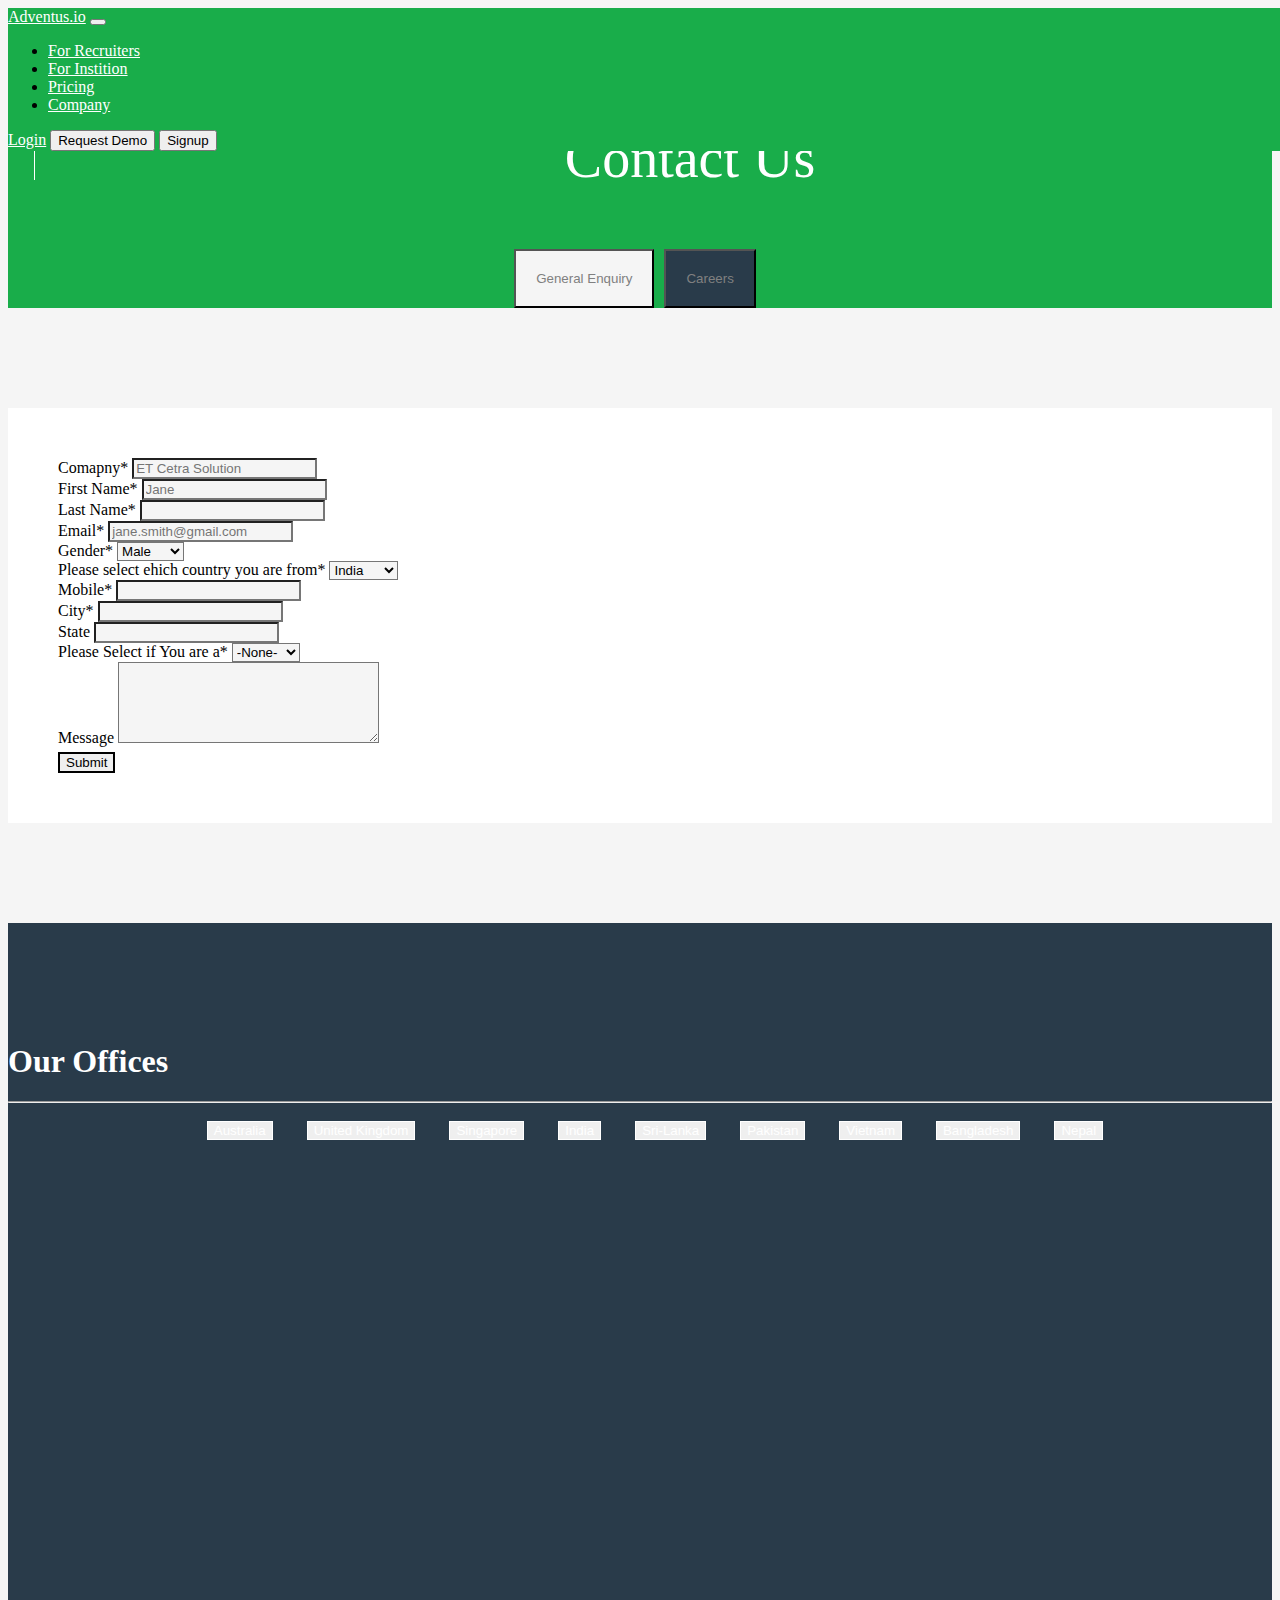
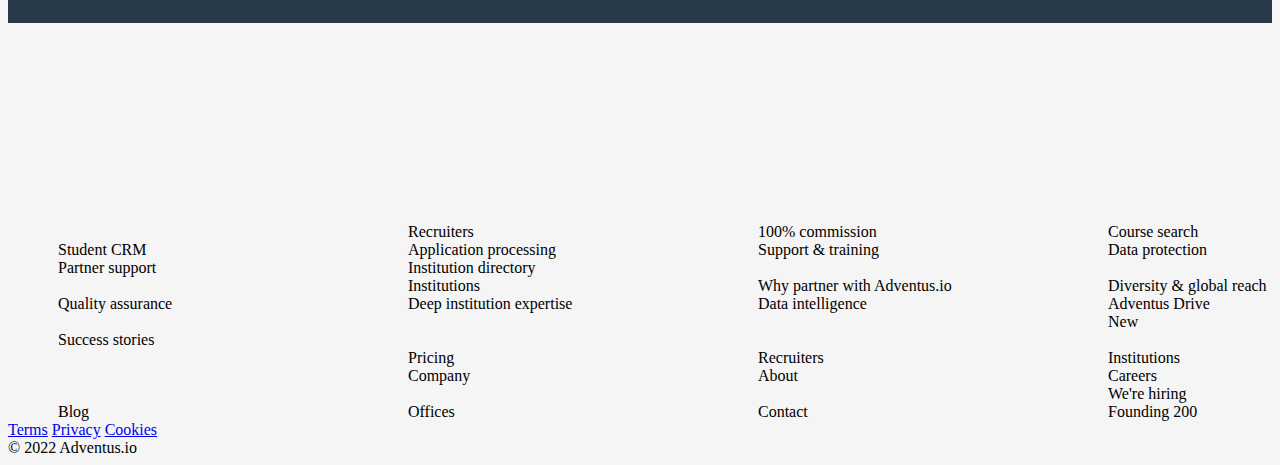
<file: adventus-clone/index.html>
<!DOCTYPE html>
<html lang="en">

<head>
    <meta charset="UTF-8">
    <meta http-equiv="X-UA-Compatible" content="IE=edge">
    <meta name="viewport" content="width=device-width, initial-scale=1.0">
    <link href="https://cdn.jsdelivr.net/npm/bootstrap@5.0.2/dist/css/bootstrap.min.css" rel="stylesheet"
        integrity="sha384-EVSTQN3/azprG1Anm3QDgpJLIm9Nao0Yz1ztcQTwFspd3yD65VohhpuuCOmLASjC" crossorigin="anonymous">
    <link rel="stylesheet" href="style.css">
    <title>Contact Us | Adventus.io</title>
</head>

<body>
    <nav class="navbar navbar-expand-lg navbar-light">
        <div class="container-fluid mb-2">
            <a class="navbar-brand" href="#">Adventus.io</a>
            <button class="navbar-toggler" type="button" data-bs-toggle="collapse"
                data-bs-target="#navbarSupportedContent" aria-controls="navbarSupportedContent" aria-expanded="false"
                aria-label="Toggle navigation">
                <span class="navbar-toggler-icon"></span>
            </button>
            <div class="collapse navbar-collapse" id="navbarSupportedContent">
                <ul class="nav-center navbar-nav me-auto mb-2 me-auto mb-lg-0">
                    <li class="nav-item">
                        <a class="nav-link active" aria-current="page" href="#">For Recruiters</a>
                    </li>
                    <li class="nav-item">
                        <a class="nav-link" href="#">For Instition</a>
                    </li>
                    <li class="nav-item">
                        <a class="nav-link" href="#">Pricing</a>
                    </li>
                    <li class="nav-item">
                        <a class="nav-link" href="#">Company</a>
                    </li>
                </ul>
                <div class="d-flex">
                    <a class="nav-link" href="#">Login</a>
                    <button class="btn bg-white">Request Demo</button>
                    <button class="btn btn-warning">Signup</button>
                </div>
            </div>
        </div>
    </nav>
    <div class="row contact">
        <p class="line"></p>
        <h1>Contact Us</h1>
        <div class="btns">
            <button class="btn" id="gen" onclick="form1act()">General Enquiry</button>
            <button class="btn" id="career" onclick="form2act()">Careers</button>
        </div>
    </div>
    <div class="container">
        <form class="row g-3 form1">
            <div class="col-12">
                <label for="Company" class="form-label">Comapny*</label>
                <input type="text" class="form-control" id="Comapny" placeholder="ET Cetra Solution">
            </div>
            <div class="col-md-6">
                <label for="First" class="form-label">First Name*</label>
                <input type="text" class="form-control" id="First" placeholder="Jane">
            </div>
            <div class="col-md-6">
                <label for="last" class="form-label">Last Name*</label>
                <input type="text" class="form-control" id="Last">
            </div>
            <div class="col-md-6">
                <label for="Email" class="form-label">Email*</label>
                <input type="email" class="form-control" id="Email" placeholder="jane.smith@gmail.com">
            </div>
            <div class="col-md-6">
                <label for="last" class="form-label">Gender*</label>
                <select name="gender" id="gender" class="form-control">
                    <option value="Male">Male</option>
                    <option value="Female">Female</option>
                    <option value="other">other</option>
                </select>
            </div>
            <div class="col-md-6">
                <label for="last" class="form-label">Please select ehich country you are from*</label>
                <select name="country" id="country" class="form-control">
                    <option value="India">India</option>
                    <option value="USA">USA</option>
                    <option value="Canada">Canada</option>
                </select>
            </div>
            <div class="col-md-6">
                <label for="mob" class="form-label">Mobile*</label>
                <input type="number" class="form-control" id="mod">
            </div>
            <div class="col-md-6">
                <label for="inputcity" class="form-label">City*</label>
                <input type="text" class="form-control" id="City">
            </div>
            <div class="col-md-6">
                <label for="inputState" class="form-label">State</label>
                <input type="text" class="form-control" id="inputState">
            </div>
            <div class="col-12">
                <label for="inputState" class="form-label">Please Select if You are a*</label>
                <select name="country" id="country" class="form-control">
                    <option value="-none-">-None-</option>
                    <option value="Agent">Agent</option>
                    <option value="CInstition">Instition</option>
                </select>
            </div>
            <div class="col-12">
                <label for="Message" class="form-label">Message</label>
                <textarea name="text" id="text" cols="30" rows="5" class="form-control"></textarea>
            </div>
            <div class="col-12">
                <div class="g-recaptcha" data-sitekey="WEBSITEKEYHERE" data-theme="light" data-size="normal"
                    data-image="image"></div>
                <button type="submit" class="btn subbtn"
                    style="border: 2px solid black; margin-top: 5px;">Submit</button>
            </div>
        </form>
        <form class="row g-3 form2 noactive">
            <div class="col-md-6">
                <label for="First" class="form-label">First Name*</label>
                <input type="text" class="form-control" id="First" placeholder="Jane">
            </div>
            <div class="col-md-6">
                <label for="last" class="form-label">Last Name*</label>
                <input type="text" class="form-control" id="Last">
            </div>
            <div class="col-md-12">
                <label for="Email" class="form-label">Email*</label>
                <input type="email" class="form-control" id="Email" placeholder="jane.smith@gmail.com">
            </div>
            <div class="col-md-12">
                <label for="last" class="form-label">Role*</label>
                <select name="Role" id="Role" class="form-control">
                    <option value="Male">Computer</option>
                    <option value="Female">IT</option>
                    <option value="other">Account Manager</option>
                </select>
            </div>
            <div class="col-md-12">
                <label for="last" class="form-label">Office*</label>
                <select name="country" id="country" class="form-control">
                    <option value="India">India</option>
                    <option value="USA">USA</option>
                    <option value="Canada">Canada</option>
                </select>
            </div>
            <div class="col-md-12">
                <label for="resume" class="form-label">Resume*</label>
                <input type="file" class="form-control" id="mod">
            </div>
            <div class="col-12">
                <label for="Message" class="form-label">Message</label>
                <textarea name="text" id="text" cols="30" rows="5" class="form-control"></textarea>
            </div>
            <div class="col-12">
                <div class="g-recaptcha" data-sitekey="WEBSITEKEYHERE" data-theme="light" data-size="normal"
                    data-image="image"></div>
                <button type="submit" class="btn subbtn"
                    style="border: 2px solid black; margin-top: 5px;">Submit</button>
            </div>
        </form>
    </div>
    <div class="office">
        <div class="container">
            <h1 style="padding-top: 120px;">Our Offices</h1>
            <hr style="color: white;">
            <button class="btn country">Australia</button>
            <button class="btn country">United Kingdom</button>
            <button class="btn country">Singapore</button>
            <button class="btn country">India</button>
            <button class="btn country">Sri-Lanka</button>
            <button class="btn country">Pakistan</button>
            <button class="btn country">Vietnam</button>
            <button class="btn country">Bangladesh</button>
            <button class="btn country">Nepal</button>

            <iframe src="https://www.google.com/maps/embed?pb=!1m18!1m12!1m3!1d3151.948547520973!2d144.96141221492485!3d-37.81467414186771!2m3!1f0!2f0!3f0!3m2!1i1024!2i768!4f13.1!3m3!1m2!1s0x6ad642b508b71791%3A0x41571f099994ceb4!2sAdventus!5e0!3m2!1sen!2sin!4v1650998506285!5m2!1sen!2sin" width="1000" height="450" style="border:0;" allowfullscreen="true" loading="lazy" referrerpolicy="no-referrer-when-downgrade"></iframe>        </div>
    </div>
    <footer id="colophon" class="site-footer">
		<div class="site-info">
			<div class="footer-menu-col">
				<div class="footer-header-line"></div>
				<a class="parent-link" href="https://adventus.io/recruiters">Recruiters</a>
				<a href="https://adventus.io/recruiters/100-commission">100% commission</a>
				<a href="https://adventus.io/recruiters/course-search">Course search</a>
				<a href="https://adventus.io/recruiters/student-management">Student CRM</a>
				<a href="https://adventus.io/recruiters/application-management">Application processing</a>
				<a href="https://adventus.io/recruiters/support-training">Support & training</a>
				<a href="https://adventus.io/recruiters/security">Data protection</a>
				<a href="https://adventus.io/partner-support">Partner support</a>
				<a href="https://adventus.io/institution-directory">Institution directory</a>
			</div>
			<div class="footer-menu-col">
				<div class="footer-header-line"></div>
				<a class="parent-link" href="https://adventus.io/institutions">Institutions</a>
				<a href="https://adventus.io/institutions/">Why partner with Adventus.io</a>
				<a href="https://adventus.io/institutions/global-reach">Diversity & global reach</a>
				<a href="https://adventus.io/institutions/quality-assurance">Quality assurance</a>
				<a href="https://adventus.io/institutions/team">Deep institution expertise</a>
				<a href="https://adventus.io/institutions/data">Data intelligence</a>
				<a href="https://adventus.io/drive">Adventus Drive <div class="note-green">New</div></a>
				<a href="https://adventus.io/success-stories">Success stories</a>
			</div>
			<div class="footer-menu-col">
				<div class="footer-header-line"></div>
				<a class="parent-link" href="https://adventus.io/pricing">Pricing</a>
				<a href="https://adventus.io/pricing-recruiters/">Recruiters</a>
				<a href="https://adventus.io/pricing-institutions/">Institutions</a>
			</div>
			<div class="footer-menu-col">
				<div class="footer-header-line"></div>
				<a class="parent-link" href="https://adventus.io/company">Company</a>
				<a href="https://adventus.io/company#">About</a>
				<a href="https://adventus.io/careers">Careers <div class="note-green">We're hiring</div></a>
				<a href="https://adventus.io/blog">Blog</a>
				<a href="https://adventus.io/contact-us#offices">Offices</a>
				<a href="https://adventus.io/contact-us">Contact</a>
				<a href="https://adventus.io/founding-200">Founding 200</a>
			</div>
			<div></div>
			<div></div>
			<div class="copyright-col">
				<a href="https://adventus.io/website-terms/">Terms</a>
				<a href="https://adventus.io/privacy-policy/">Privacy</a>
				<a href="https://adventus.io/privacy-policy#cookies">Cookies</a>
			</div>
			<div class="copyright-col">
			</div>
			<div class="copyright-col">
				<a href="https://www.instagram.com/adventus.io/" target="_blank"><i class="fab fa-instagram"></i></a>
				<!--<a href="https://twitter.com/adventusedu" target="_blank"><i class="fab fa-twitter"></i></a>-->
				<a href="https://www.facebook.com/adventus.io/" target="_blank"><i class="fab fa-facebook"></i></a>
				<a href="https://www.linkedin.com/company/adventusio/" target="_blank"><i class="fab fa-linkedin-in"></i></a>
			</div>
			<div class="copyright-col">
				&copy; 2022 Adventus.io
			</div>
			<div></div>
		</div><!-- .site-info -->
		<div class="lines-mobile">
			<div></div>
			<div></div>
			<div></div>
			<div></div>
		</div>
	</footer>
    <script src="script.js"></script>
    <script src="https://www.google.com/recaptcha/api.js" async defer></script>
    <script src="https://cdn.jsdelivr.net/npm/bootstrap@5.0.2/dist/js/bootstrap.bundle.min.js"
        integrity="sha384-MrcW6ZMFYlzcLA8Nl+NtUVF0sA7MsXsP1UyJoMp4YLEuNSfAP+JcXn/tWtIaxVXM" crossorigin="anonymous">
    </script>
</body>

</html>
</file>
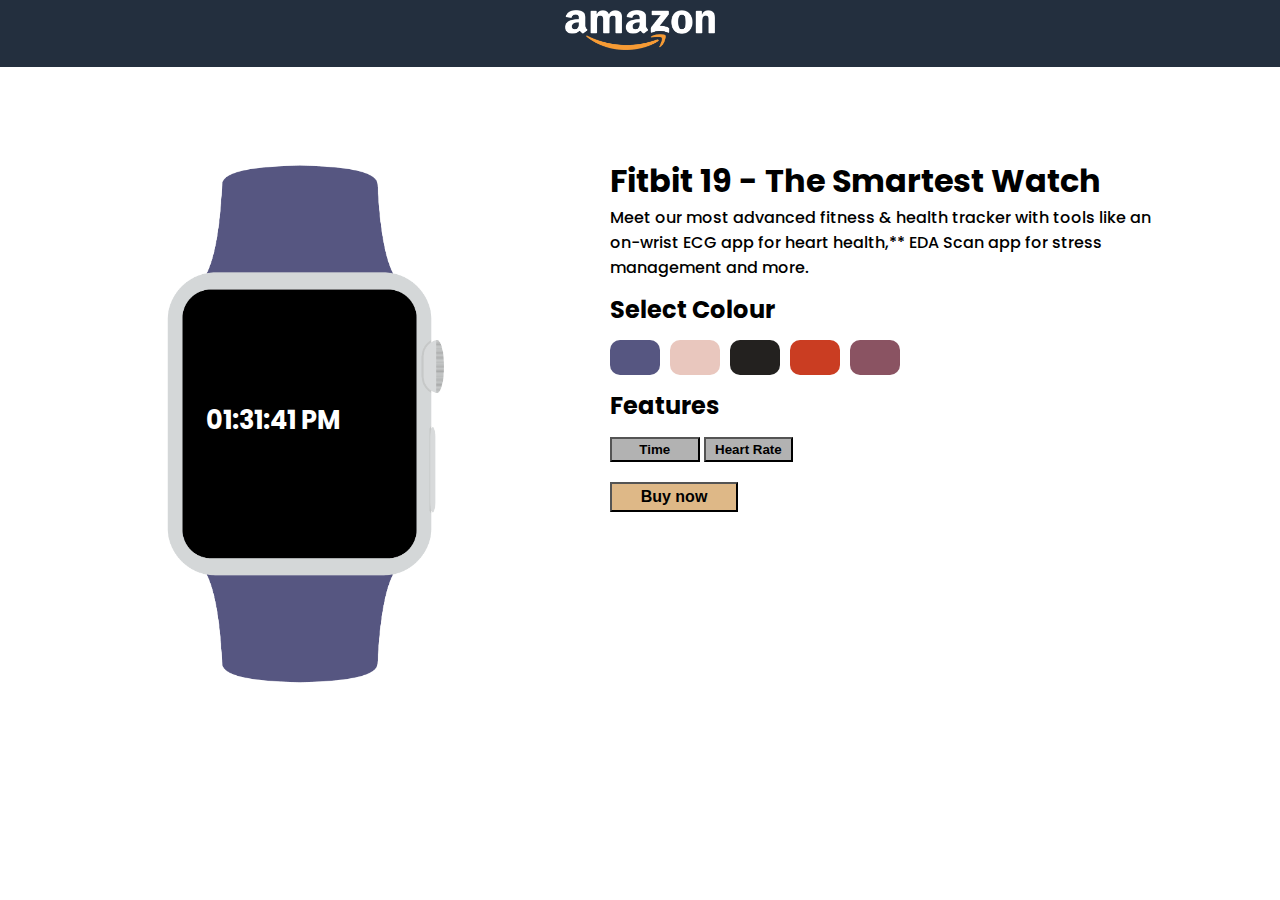
<file: AmazonPage/index.html>
<!DOCTYPE html>
<html lang="en">
<head>
    <meta charset="UTF-8">
    <meta http-equiv="X-UA-Compatible" content="IE=edge">
    <meta name="viewport" content="width=device-width, initial-scale=1.0">
    <link rel="shortcut icon" href="https://upload.wikimedia.org/wikipedia/commons/d/de/Amazon_icon.png" type="image/x-icon">
    <link rel="stylesheet" href="//use.fontawesome.com/releases/v5.0.7/css/all.css">
    <link rel="stylesheet" href="style.css">
    <title>Amazon</title>
</head>
<body>
      <nav>
          <img src="img/amazon.png" alt="" width="170px" height="60px">
      </nav>
      <div class="watch" id="watch">
          <h3 id="clocktime" class="clocktime"></h3>
          <div class="heart">
          <i class="fas fa-heartbeat"></i>
          <h2 class="heartnum">88</h2>
        </div>
    </div>
      <h1>Fitbit 19 - The Smartest Watch </h1>
      <p>Meet our most advanced fitness & health tracker
     with tools like an <br> on-wrist ECG app for heart health,** EDA 
      Scan app for stress <br> management and more.</p>

      <h2 class="selection">Select Colour</h2>
      <div class="colours">
          <div class="color1"></div>
          <div class="color2"></div>
          <div class="color3"></div>
          <div class="color4"></div>
          <div class="color5"></div>
        </div>
        <h2 class="selection">Features</h2>
        
        <button id="time">Time</button>
        <button id="heart">Heart Rate</button> <br>
        <button class="buy">Buy now</button>




    <script src="script.js"></script>
</body>
</html>
</file>
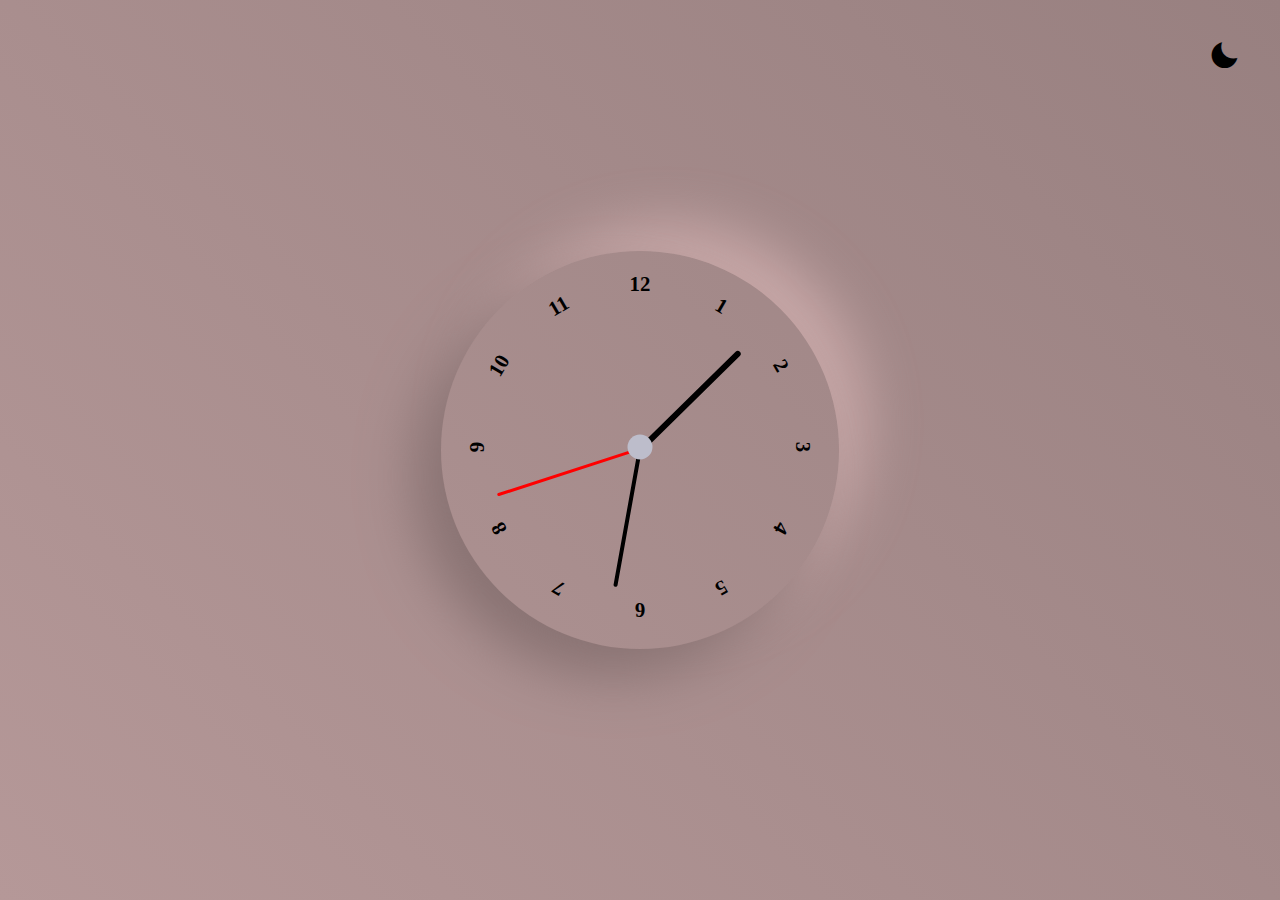
<file: Analog-clock/index.html>
<!DOCTYPE html>
<html lang="en">
<head>
  <meta charset="UTF-8">
    <meta http-equiv="X-UA-Compatible" content="IE=edge">
    <meta name="viewport" content="width=device-width, initial-scale=1.0">
  <title>Analog Clock</title>
  <link rel="shortcut icon" href="logo.jpg" type="image/x-icon">
  <link href='https://unpkg.com/boxicons@2.0.9/css/boxicons.min.css' rel='stylesheet'>
  <link rel="stylesheet" href="style.css">
</head>
<body>

  <i class='bx bxs-moon' id="moon"></i>
  <i class='bx bx-sun' id="sun"></i>
      <div class="clock">
      <div class="clock-face">
        <div class="hand hour-hand"></div>
        <div class="hand min-hand"></div>
        <div class="hand second-hand"></div>
        <div class="number number1">1</div>
        <div class="number number2">2</div>
        <div class="number number3">3</div>
        <div class="number number4">4</div>
        <div class="number number5">5</div>
        <div class="number number6">6</div>
        <div class="number number7">7</div>
        <div class="number number8">8</div>
        <div class="number number9">9</div>
        <div class="number number10">10</div>
        <div class="number number11">11</div>
        <div class="number number12">12</div>
        
      </div>
    </div>
  <script src="script.js"></script>
</body>
</html>
</file>
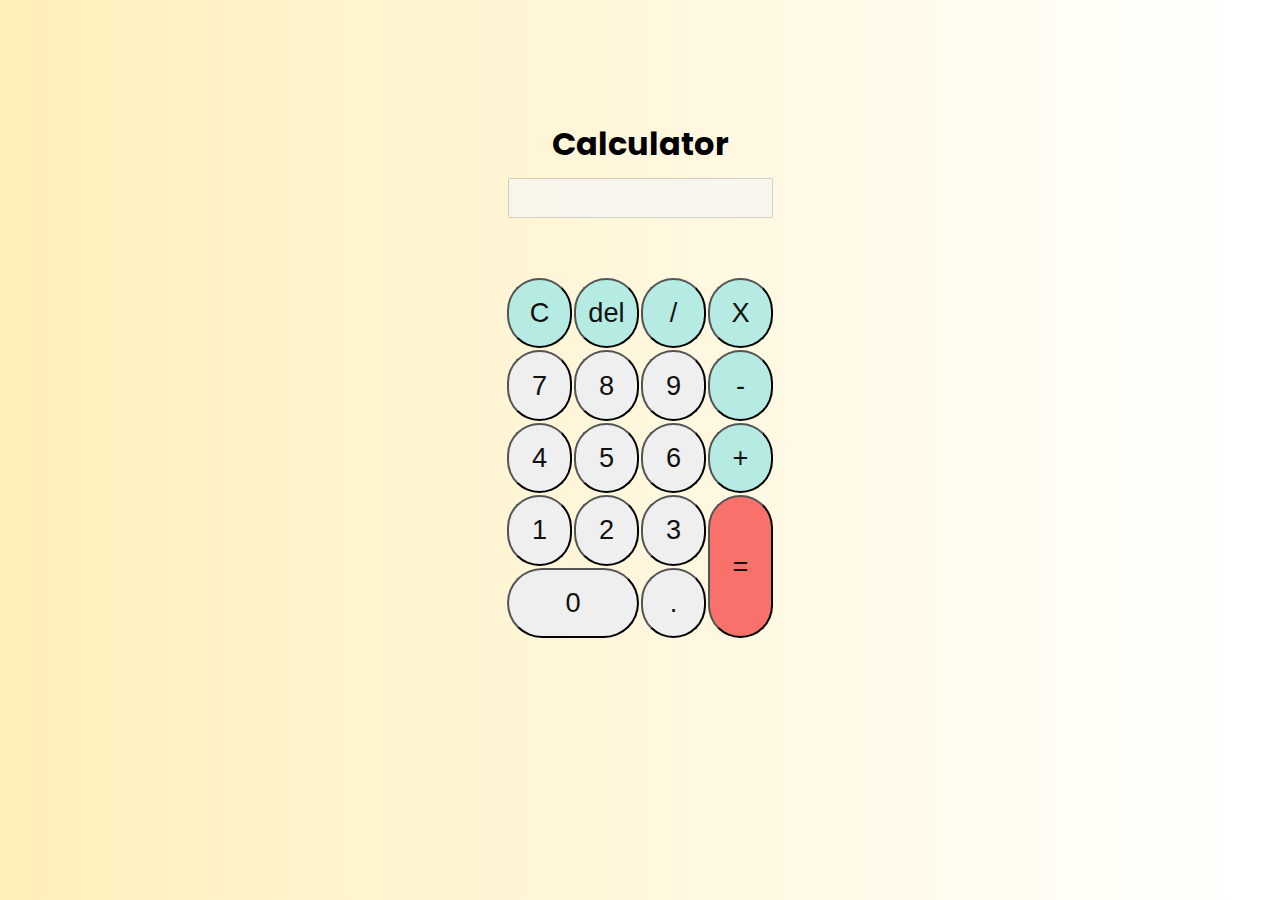
<file: Calculator/index.html>
<!DOCTYPE html>
<html lang="en">
<head>
    <meta charset="UTF-8">
    <meta http-equiv="X-UA-Compatible" content="IE=edge">
    <meta name="viewport" content="width=device-width, initial-scale=1.0">
        <link rel="icon" href="[data-uri]" type="image/icon type">
    <link rel="stylesheet" href="style.css">
    <title>Calculator</title>
</head>
<body>
    <div class="input">
        <h1>Calculator</h1>
        <input type="text" name="text" id="text" disabled>
    </div>
    
    <div class="main">
        <div class="calculator">
            <button value="C" class="func">C</button>
            <button value="del"class="func">del</button>
            <button value="/"class="func">/</button>
            <button value="*"class="func">X</button>
            <button value="7">7</button>
            <button value="8">8</button>
            <button value="9">9</button>
            <button value="-"class="func">-</button> 
           <button value="4">4</button>
            <button value="5">5</button>
            <button value="6">6</button>
            <button value="+"class="func">+</button> 
           <button value="1">1</button>
            <button value="2">2</button>
            <button value="3">3</button>
            <button value="=" class="equal">=</button>
            <button value="0" class="zero">0</button>
            <button value=".">.</button>
        </div>
    </div>
    <script src="script.js"></script>
</body>
</html>
</file>
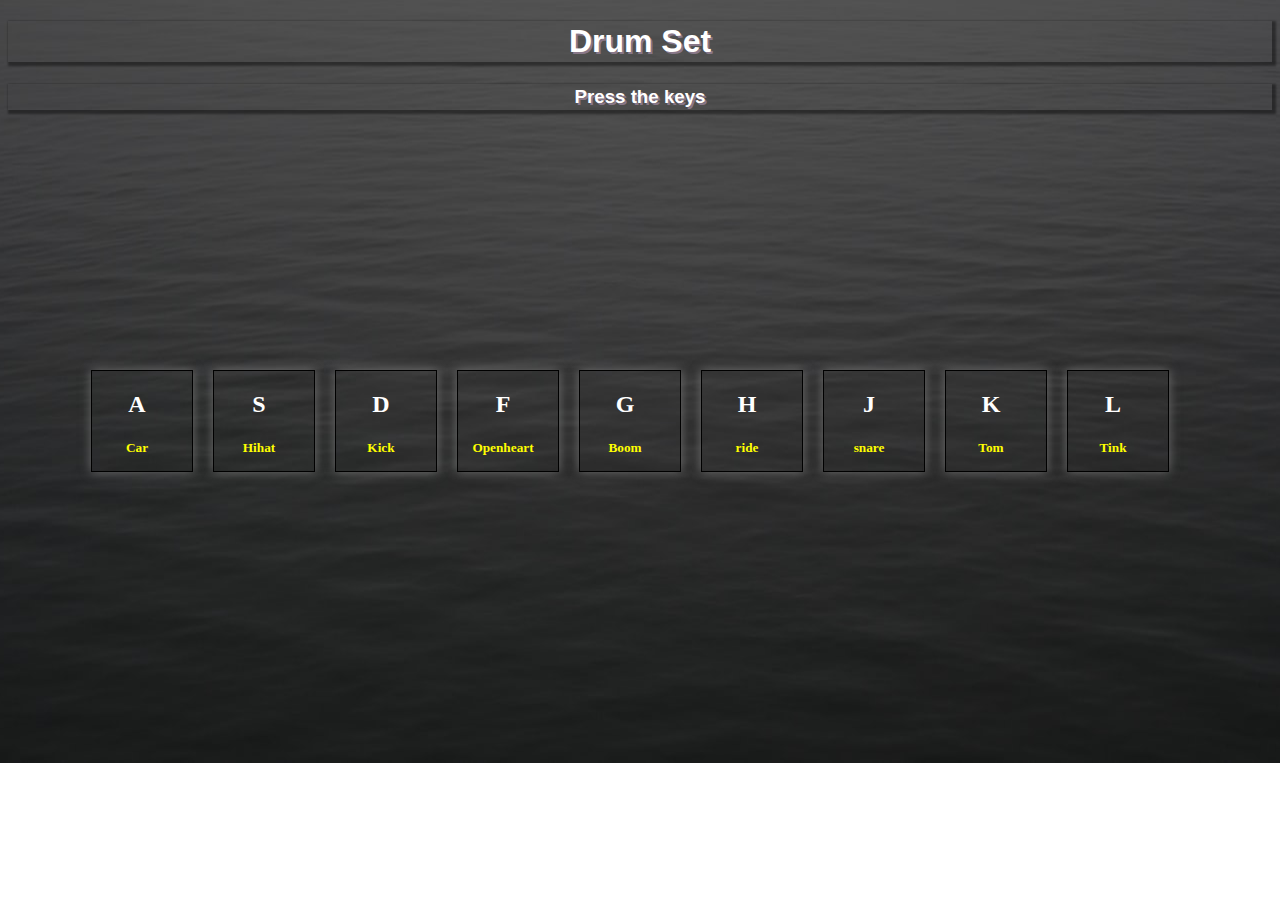
<file: drumset/index.html>
<!DOCTYPE html>
<html lang="en">

<head>
    <meta charset="UTF-8">
    <meta http-equiv="X-UA-Compatible" content="IE=edge">
    <meta name="viewport" content="width=device-width, initial-scale=1.0">
    <link rel="stylesheet" href="style.css">
    <title>Drum set</title>
</head>

<body>
    <h1>Drum Set</h1>
    <h3>Press the keys</h3>
    <div class="container">
        <div id="element" data-key="65">
            <h2 class="letter">A</h2>
            <h5>Car</h5>
        </div>
        <div id="element" data-key="83">
            <h2 class="letter">S</h2>
            <h5>Hihat</h5>
        </div>
        <div id="element" data-key="68">
            <h2 class="letter">D</h2>
            <h5>Kick</h5>
        </div>
        <div id="element" data-key="70">
            <h2 class="letter">F</h2>
            <h5>Openheart</h5>
        </div>
        <div id="element" data-key="71">
            <h2 class="letter">G</h2>
            <h5>Boom</h5>
        </div>
        <div id="element" data-key="72">
            <h2 class="letter">H</h2>
            <h5>ride</h5>
        </div>
        <div id="element" data-key="74">
            <h2 class="letter">J</h2>
            <h5>snare</h5>
        </div>
        <div id="element" data-key="75">
            <h2 class="letter">K</h2>
            <h5>Tom</h5>
        </div>
        <div id="element" data-key="76">
            <h2 class="letter">L</h2>
            <h5>Tink</h5>
        </div>
    </div>
  <audio data-key="65" src="assests/clap.wav"></audio>
  <audio data-key="83" src="assests//hihat.wav"></audio>
  <audio data-key="68" src="assests//kick.wav"></audio>
  <audio data-key="70" src="assests//openhat.wav"></audio>
  <audio data-key="71" src="assests//boom.wav"></audio>
  <audio data-key="72" src="assests//ride.wav"></audio>
  <audio data-key="74" src="assests//snare.wav"></audio>
  <audio data-key="75" src="assests//tom.wav"></audio>
  <audio data-key="76" src="assests//tink.wav"></audio>


    <script src="script.js"></script>
</body>

</html>
</file>
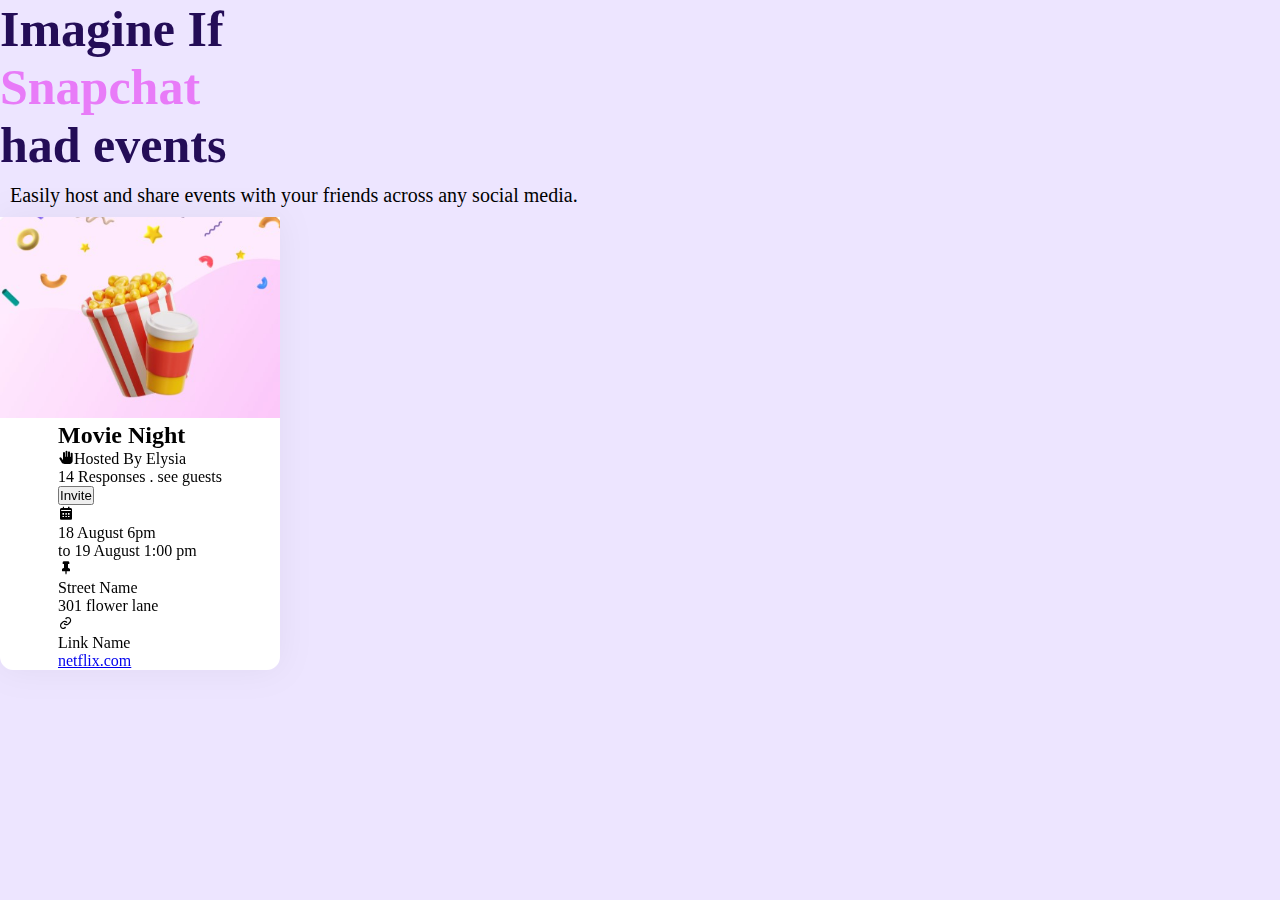
<file: Eninvited task/index.html>
<!DOCTYPE html>
<html lang="en">

<head>
    <meta charset="UTF-8">
    <meta http-equiv="X-UA-Compatible" content="IE=edge">
    <meta name="viewport" content="width=device-width, initial-scale=1.0">
    <title>Document</title>
    <link rel="stylesheet" href="style.css">
    <link href='https://unpkg.com/boxicons@2.1.4/css/boxicons.min.css' rel='stylesheet'>
</head>

<body>
    <div class="topnav">
        <div class="toptext">
            <h1 class="firstText">
                Imagine If
            </h1>
            <h1 class="middle">
                Snapchat
            </h1>
            <h1 class="bottom">
                had events
            </h1>
        </div>
        <div class="bottomnav">
            <p>Easily host and share events with your friends across any social media.</p>
        </div>
    </div>
    <div class="booking">
        <div class="popcorm">
            <img src="download.jpeg" alt="popcorn">
        </div>
        <div class="mainContent">
            <h2>Movie Night</h2>
            <p>
                <i class='bx bxs-hand'></i></box-icon>Hosted By Elysia
            </p>
            <div class="response">
                <p>14 Responses . <span class="guest">see guests</span></p>
                <button>Invite</button>
            </div>
         <div class="calender">
            <i class='bx bxs-calendar'></i>
            <p>18 August 6pm</p>
            <p class="cal-2">to 19 August 1:00 pm</p>
         </div>
         <div class="street">
            <i class='bx bxs-pin'></i>
            <p>Street Name</p>
            <p class="str-2">301 flower lane </p>
         </div>
         <div class="link">
            <i class='bx bx-link'></i>
            <p>Link Name</p>
            <a href="#" class="lin-2">netflix.com </a>
         </div>

        </div>
    </div>
</body>

</html>
</file>
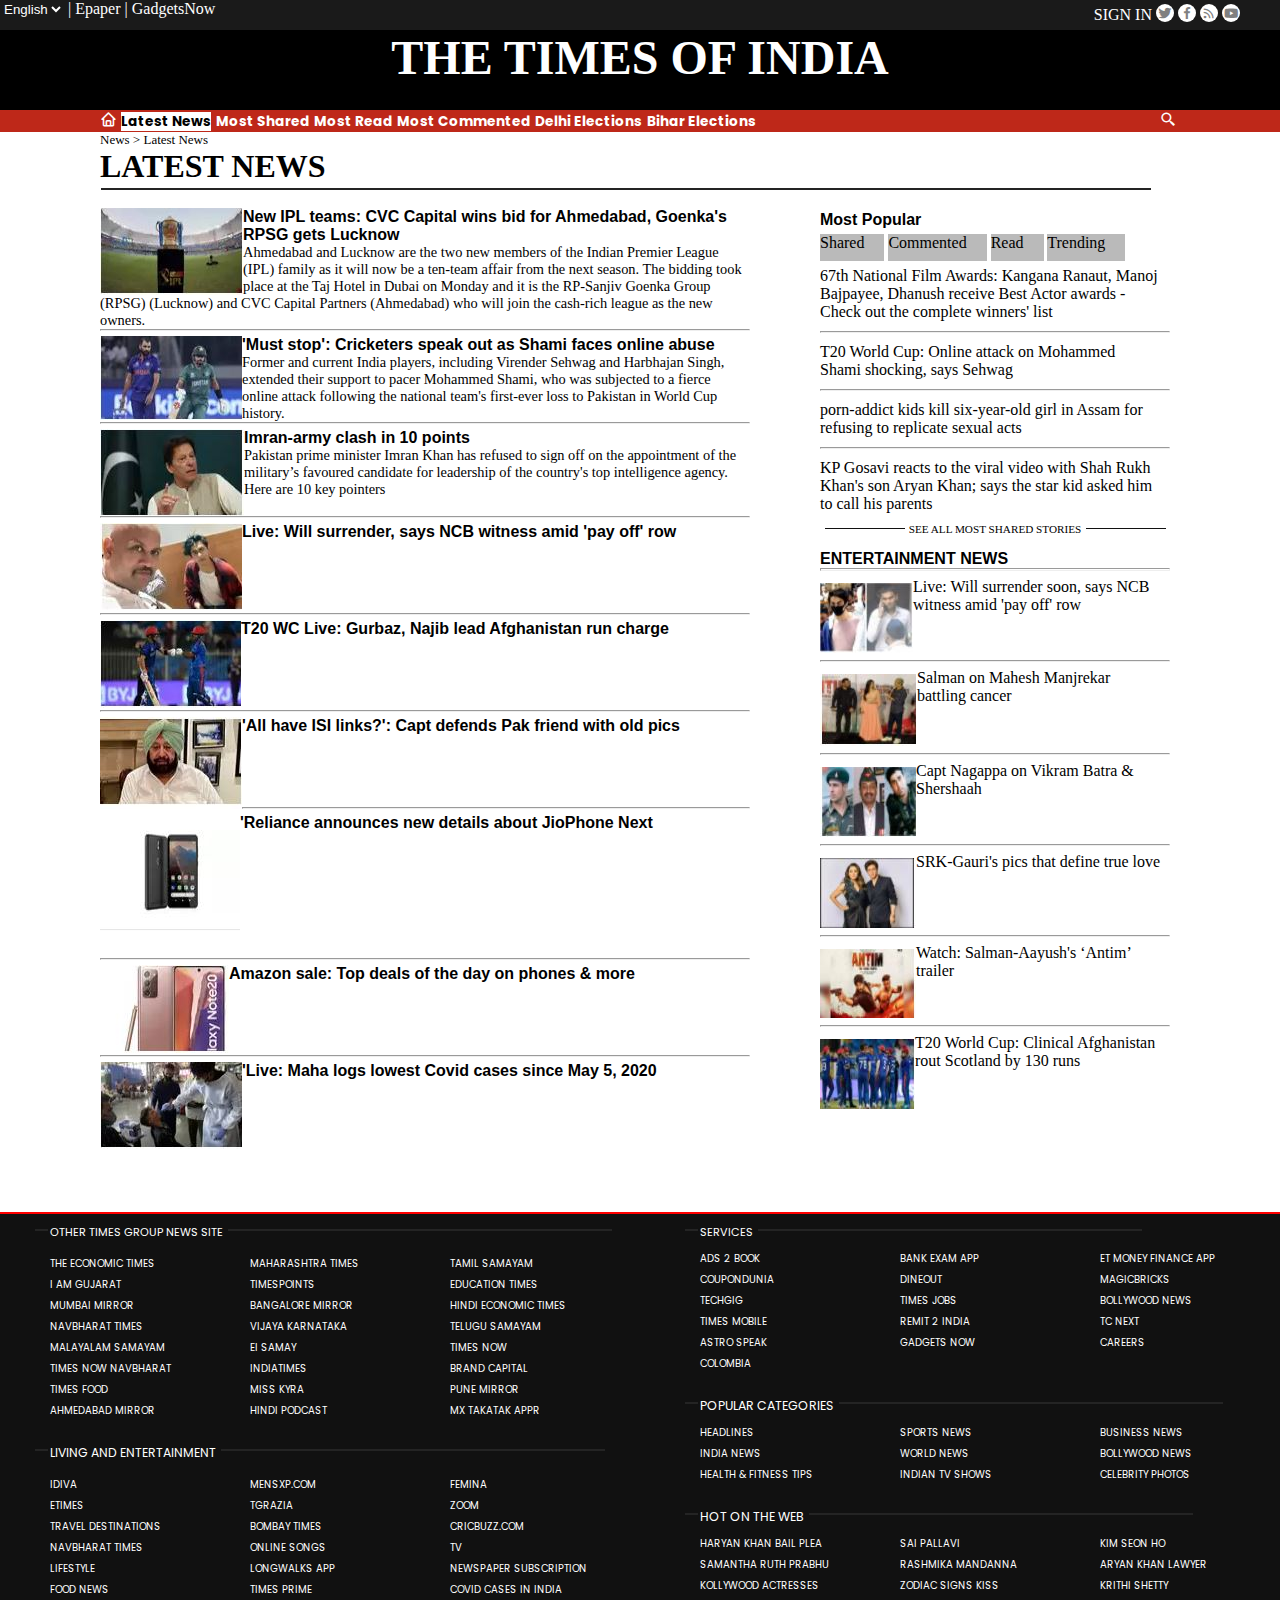
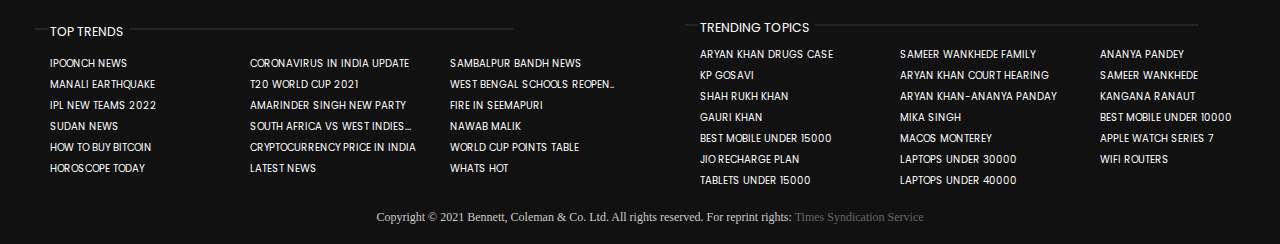
<file: timesofindia/index.html>
<!DOCTYPE html>
<html lang="en">

<head>
    <meta charset="UTF-8">
    <meta http-equiv="X-UA-Compatible" content="IE=edge">
    <meta name="viewport" content="width=device-width, initial-scale=1.0">
    <title>Latest News, Breaking News, Top News Headlines </title>
    <link rel="stylesheet" href="style.css">
    <link href='https://unpkg.com/boxicons@2.0.9/css/boxicons.min.css' rel='stylesheet'>
</head>

<body>
    <header>
        <div class="navfirst">
            <Select style="background-color: #1a1a1a;color: white; border: none;cursor: pointer;">
                <option value="">English</option>
                <option value="">Hindi</option>
                <option value="">Telugu</option>
            </Select>
            <span>|</span>
            <span>Epaper</span>
            <span>|</span>
            <span>GadgetsNow</span>
        </div>
        <div class="icons">
            <span style="cursor: pointer;">SIGN IN</span>
            <a href=""> <i class='bx bxl-twitter'></i></a>
            <a href=""> <i class='bx bxl-facebook'></i></a>
            <a href=""> <i class='bx bx-rss'></i></a>
            <a href=""> <i class='bx bxl-youtube'></i></a>
        </div>
        <div class="mainhead">
            <h1 class="main-heading">THE TIMES OF INDIA</h1>
        </div>
        <div class="heading-next">
            <i class='bx bx-home'></i>
            <span class="latest">Latest News</span>
            <span>Most Shared</span>
            <span>Most Read</span>
            <span>Most Commented</span>
            <span>Delhi Elections</span>
            <span>Bihar Elections</span>
            <i class='bx bx-search-alt-2'></i>
        </div>
    </header>
    <main>
        <div style="font-size: 13px;text-decoration: none;transform: translateX(100px);">
            <span style="cursor: pointer;">News</span>
            <span>> Latest News</span>
        </div>
        <div class="wrapper">
            <h1>LATEST NEWS</h1>
            <br>
            <div class="mainconntent">
                <section class="leftsec">
                    <img src="assests/cric.JPG" alt="" class="image">
                    <h4>New IPL teams: CVC Capital wins bid for Ahmedabad, Goenka's RPSG gets Lucknow</h4>
                    <p style="font-size: .9em;">Ahmedabad and Lucknow are the two new members of the Indian Premier
                        League (IPL) family as it will now be a ten-team affair from the next season. The bidding took
                        place at the Taj Hotel in Dubai on Monday and it is the RP-Sanjiv Goenka Group (RPSG) (Lucknow)
                        and CVC Capital Partners (Ahmedabad) who will join the cash-rich league as the new owners.</p>
                    <hr>
                </section>
                <section class="leftsec">
                    <img src="assests/koh.JPG" alt="" class="image">
                    <h4>'Must stop': Cricketers speak out as Shami faces online abuse</h4>
                    <p style="font-size: .9em;">Former and current India players, including Virender Sehwag and
                        Harbhajan Singh, extended their support to pacer Mohammed Shami, who was subjected to a fierce
                        online attack following the national team's first-ever loss to Pakistan in World Cup history.
                    </p>
                    <hr>
                </section>
                <section class="leftsec">
                    <img src="assests/imran.JPG" alt="" class="image">
                    <h4>Imran-army clash in 10 points</h4>
                    <p style="font-size: .9em;">Pakistan prime minister Imran Khan has refused to sign off on the
                        appointment of the military’s favoured candidate for leadership of the country's top
                        intelligence agency. Here are 10 key pointers</p>
                    <br>
                    <hr>
                </section>
                <br>
                <section class="leftsec">
                    <img src="assests/aryan.JPG" alt="" class="image">
                    <h4>Live: Will surrender, says NCB witness amid 'pay off' row</h4>
                    <br><br><br><br>
                    <hr>
                </section> 
                <section class="leftsec">
                    <img src="assests/batting.JPG" alt="" class="image">
                    <h4>T20 WC Live: Gurbaz, Najib lead Afghanistan run charge</h4>
                    <br><br><br><br>
                    <hr>
                </section>
                <section class="leftsec">
                    <img src="assests/sardar.JPG" alt="" class="image">
                    <h4>'All have ISI links?': Capt defends Pak friend with old pics</h4>
                    <br><br><br><br>
                    <hr>
                </section>
                <section class="leftsec">
                    <img src="assests/phone.JPG" alt="" class="image">
                    <h4>'Reliance announces new details about JioPhone Next</h4>
                    <br><br><br><br><br><br><br>
                    <hr>
                </section>
                
                <section class="leftsec">
                    <img src="assests/galaxy.JPG" alt="" class="image">
                    <h4>Amazon sale: Top deals of the day on phones & more</h4>
                    <br><br><br><br>
                    <hr>
                </section>
                <section class="leftsec">
                    <img src="assests/test.JPG" alt="" class="image">
                    <h4>'Live: Maha logs lowest Covid cases since May 5, 2020</h4>
                    <br><br><br><br>
                </section>
                <section class="rightsec">
                    <h4 style="margin-bottom: 5px;">Most Popular</h4>
                    <span class="shared">Shared</span>
                    <span>Commented</span>
                    <span>Read</span>
                    <span>Trending</span>
                    <div class="national">
                        <p> 67th National Film Awards: Kangana Ranaut, Manoj Bajpayee, Dhanush receive Best Actor awards -Check out the complete winners' list</p>
                        <hr>
                        <p>T20 World Cup: Online attack on Mohammed Shami shocking, says Sehwag</p>
                        <hr>
                        <p> porn-addict kids kill six-year-old girl in Assam for refusing to replicate sexual acts</p>
                        <hr>
                        <p>KP Gosavi reacts to the viral video with Shah Rukh Khan's son Aryan Khan; says the star kid asked him to call his parents</p>
                    </div>
                    <p class="story" style="font-size: .7em;margin-top: 4px;text-align: center;cursor: pointer;">SEE ALL MOST SHARED STORIES</p>
                    <h4 style="margin-top: 15PX;">ENTERTAINMENT NEWS</h4>
                    <hr style="height:3px;font-weight: bold;color: black;">
                    <section class="right1">
                        <img src="assests/aryan1.JPG" alt="" class="imgs">
                        <p>Live: Will surrender soon, says NCB witness amid 'pay off' row</p>
                    </section>
                    <hr>
                    <section class="right1">
                        <img src="assests/bolly.JPG" alt="" class="imgs">
                        <p>Salman on Mahesh Manjrekar battling cancer</p>
                    </section>
                <hr>
                <section class="right1">
                    <img src="assests/soldier.JPG" alt="" class="imgs">
                    <p>Capt Nagappa on Vikram Batra & Shershaah</p>
                </section>
            <hr>
            <section class="right1">
                <img src="assests/srk.JPG" alt="" class="imgs">
                <p>SRK-Gauri's pics that define true love</p>
            </section>
        <hr>
        <section class="right1">
            <img src="assests/antim.JPG" alt="" class="imgs">
            <p>Watch: Salman-Aayush's ‘Antim’ trailer</p>
        </section>
    <hr>  
    <section class="right1">
        <img src="assests/t20.JPG" alt="" class="imgs">
        <p>T20 World Cup: Clinical Afghanistan rout Scotland by 130 runs</p>
    </section>
    <br><br>
                </section>
            </div>
        </div>
    </main>
    <footer>
        <div class="red"></div>
        <div id="footer">
            <div class="footerleft">
                <section >
            <p>other times group news site</p>
            <ul class="listitems">
                    <a href=""><li>The Economic Times</li></a>
                    <a href=""> <li>Maharashtra Times </li></a>
                    <a href=""> <li>Tamil Samayam</li></a>
                    <a href=""> <li>I am Gujarat</li></a>
                    <a href=""> <li>TimesPoints</li></a>
                    <a href=""><li>Education Times</li></a>
                    <a href=""><li>Mumbai Mirror</li></a>
                    <a href=""><li>Bangalore Mirror</li></a>
                    <a href=""><li>Hindi Economic Times</li></a>
                    <a href=""><li>Navbharat Times</li></a>
                    <a href=""><li>Vijaya Karnataka</li></a>
                    <a href=""><li>Telugu Samayam</li></a>
                    <a href=""><li>Malayalam Samayam</li></a>
                    <a href=""><li>Ei Samay</li></a>
                    <a href=""><li>Times Now</li></a>
                    <a href=""><li>Times Now Navbharat</li></a>
                    <a href=""><li>Indiatimes</li></a>
                    <a href=""><li>Brand Capital</li></a>
                    <a href=""><li>Times Food</li></a>
                    <a href=""><li>Miss Kyra</li></a>
                    <a href=""><li>Pune Mirror</li></a>
                    <a href=""><li>Ahmedabad Mirror</li></a>
                    <a href=""><li>Hindi Podcast</li></a>
                    <a href=""><li>MX TakaTak Appr</li></a>
            </ul>
        </section>
        <section >
            <p class="footertitle">LIVING AND ENTERTAINMENT</p>
            <ul class="listitems">
                    <a href=""><li>iDiva</li></a>
                    <a href=""> <li>MensXP.com </li></a>
                    <a href=""> <li>Femina</li></a>
                    <a href=""> <li>ETimes</li></a>
                    <a href=""> <li>TGrazia</li></a>
                    <a href=""><li>Zoom</li></a>
                    <a href=""><li>Travel Destinations</li></a>
                    <a href=""><li>Bombay Times</li></a>
                    <a href=""><li>Cricbuzz.com</li></a>
                    <a href=""><li>Navbharat Times</li></a>
                    <a href=""><li>Online Songs</li></a>
                    <a href=""><li>TV</li></a>
                    <a href=""><li>Lifestyle</li></a>
                    <a href=""><li>Longwalks App</li></a>
                    <a href=""><li>Newspaper Subscription</li></a>
                    <a href=""><li>Food News</li></a>
                    <a href=""><li>Times Prime</li></a>
                    <a href=""><li>Covid Cases in India</li></a>
            </ul>
        </section>
        <section >
            <p class="footertitle">TOP TRENDS</p>
            <ul class="listitems">
                    <a href=""><li>iPoonch News</li></a>
                    <a href=""> <li>Coronavirus in India Update </li></a>
                    <a href=""> <li>Sambalpur Bandh News</li></a>
                    <a href=""> <li>Manali Earthquake</li></a>
                    <a href=""> <li>T20 World Cup 2021</li></a>
                    <a href=""><li>West Bengal Schools Reopen..</li></a>
                    <a href=""><li>IPL New Teams 2022</li></a>
                    <a href=""><li>Amarinder Singh New Party</li></a>
                    <a href=""><li>Fire in Seemapuri</li></a>
                    <a href=""><li>Sudan News</li></a>
                    <a href=""><li>South Africa vs West Indies...</li></a>
                    <a href=""><li>Nawab Malik</li></a>
                    <a href=""><li>How to Buy Bitcoin</li></a>
                    <a href=""><li>Cryptocurrency price in India</li></a>
                    <a href=""><li>World Cup Points Table</li></a>
                    <a href=""><li>Horoscope today</li></a>
                    <a href=""><li>Latest News</li></a>
                    <a href=""><li>Whats Hot</li></a>
            </ul>
        </section>
        </div>
        <div class="footerright">
            <section >
            <p class="footertitle">Services</p>
            <ul class="listitems rightlist">
                    <a href=""><li>Ads 2 Book</li></a>
                    <a href=""> <li>Bank Exam App </li></a>
                    <a href=""> <li>ET Money Finance App</li></a>
                    <a href=""> <li>CouponDunia</li></a>
                    <a href=""> <li>Dineout</li></a>
                    <a href=""><li>Magicbricks</li></a>
                    <a href=""><li>Techgig</li></a>
                    <a href=""><li>Times Jobs</li></a>
                    <a href=""><li>Bollywood News</li></a>
                    <a href=""><li>Times Mobile</li></a>
                    <a href=""><li>Remit 2 India</li></a>
                    <a href=""><li>TC Next</li></a>
                    <a href=""><li>Astro Speak</li></a>
                    <a href=""><li>Gadgets Now</li></a>
                    <a href=""><li>Careers</li></a>
                    <a href=""><li>Colombia</li></a>
            </ul>
        </section>
        <section >
            <p class="footertitler8">POPULAR CATEGORIES</p>
            <ul class="listitems rightlist">
                    <a href=""><li>Headlines</li></a>
                    <a href=""> <li>Sports News</li></a>
                    <a href=""> <li>Business News</li></a>
                    <a href=""> <li>India News</li></a>
                    <a href=""> <li>World News</li></a>
                    <a href=""><li>Bollywood News</li></a>
                    <a href=""><li>Health & Fitness Tips</li></a>
                    <a href=""><li>Indian TV Shows</li></a>
                    <a href=""><li>Celebrity Photos</li></a>
            </ul>
        </section>
        <section >
            <p class="footertitler8">HOT ON THE WEB</p>
            <ul class="listitems rightlist">
                    <a href=""><li>HAryan Khan Bail Plea</li></a>
                    <a href=""> <li>Sai Pallavi</li></a>
                    <a href=""> <li>Kim Seon Ho</li></a>
                    <a href=""> <li>Samantha Ruth Prabhu</li></a>
                    <a href=""> <li>Rashmika Mandanna</li></a>
                    <a href=""><li>Aryan Khan Lawyer</li></a>
                    <a href=""><li>Kollywood Actresses</li></a>
                    <a href=""><li>Zodiac Signs Kiss</li></a>
                    <a href=""><li>Krithi Shetty</li></a>
            </ul>
        </section>
        <section >
            <p class="footertitler8">TRENDING TOPICS</p>
            <ul class="listitems rightlist">
                    <a href=""><li>Aryan Khan Drugs Case</li></a>
                    <a href=""> <li>Sameer Wankhede Family</li></a>
                    <a href=""> <li>Ananya Pandey</li></a>
                    <a href=""> <li>KP Gosavi</li></a>
                    <a href=""> <li>Aryan Khan Court Hearing</li></a>
                    <a href=""><li>Sameer Wankhede</li></a>
                    <a href=""><li>Shah Rukh Khan</li></a>
                    <a href=""><li>Aryan Khan-Ananya Panday</li></a>
                    <a href=""><li>Kangana Ranaut</li></a>
                    <a href=""><li>Gauri Khan</li></a>
                    <a href=""><li>Mika Singh</li></a>
                    <a href=""><li>Best Mobile under 10000</li></a>
                    <a href=""><li>Best Mobile under 15000</li></a>
                    <a href=""><li>macOS Monterey</li></a>
                    <a href=""><li>Apple Watch Series 7</li></a>
                    <a href=""><li>Jio Recharge Plan</li></a>
                    <a href=""><li>Laptops under 30000</li></a>
                    <a href=""><li>WiFi Routers</li></a>
                    <a href=""><li>Tablets under 15000</li></a>
                    <a href=""><li>Laptops under 40000</li></a>
            </ul>
        </section>
        </div>
        
        </div>
    </footer>
    <p class="copy">Copyright © 2021 Bennett, Coleman &amp; Co. Ltd. All rights reserved. For reprint rights: <a href="#">Times Syndication Service</a></p>

</body>

</html>
</file>
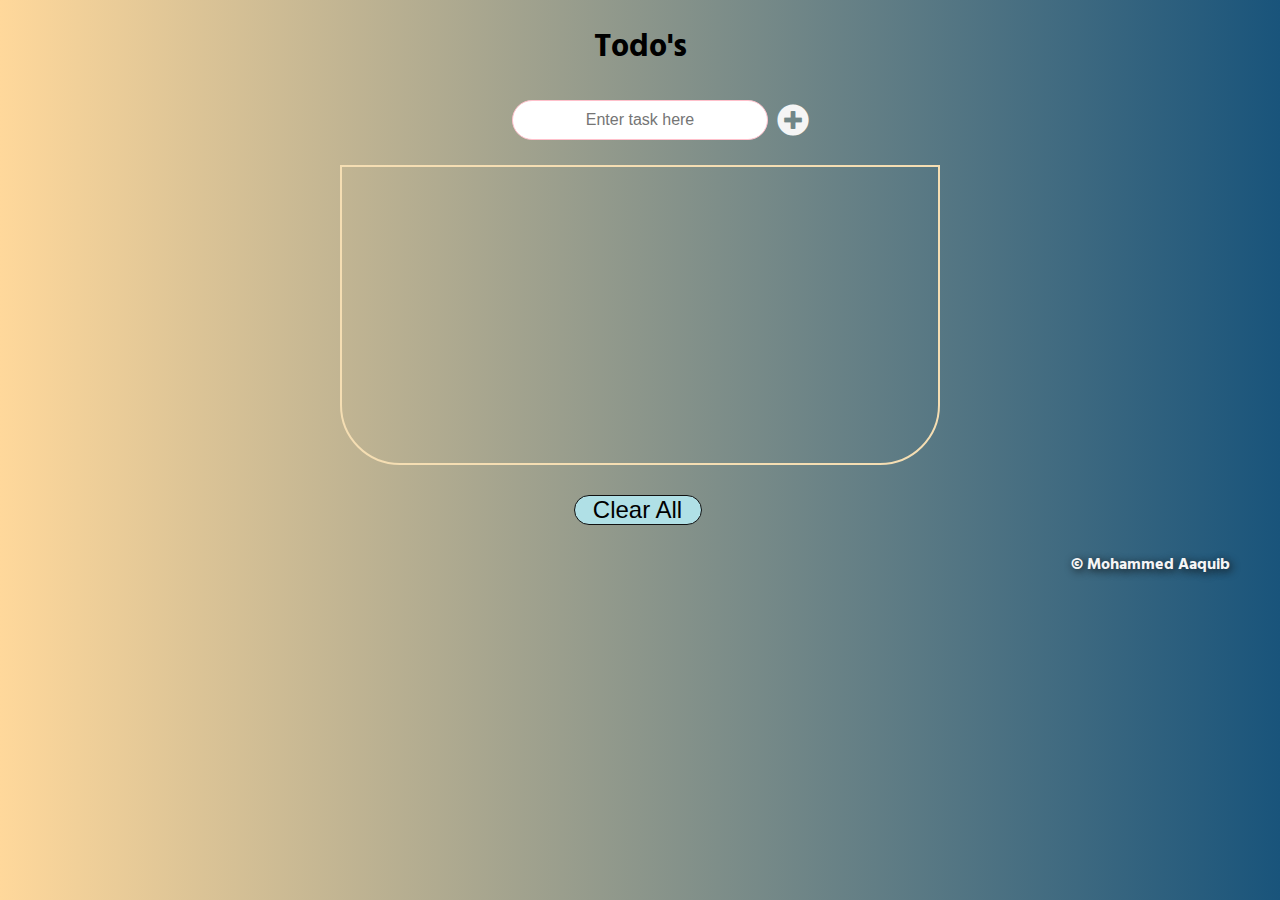
<file: Todolist/index.html>
<!DOCTYPE html>
<html lang="en">

<head>
    <meta charset="UTF-8">
    <meta http-equiv="X-UA-Compatible" content="IE=edge">
    <meta name="viewport" content="width=device-width, initial-scale=1.0">
    <link rel="icon" href="https://cdn-icons-png.flaticon.com/512/1/1560.png" type="image/icon type">
    <link rel="stylesheet" href="//use.fontawesome.com/releases/v5.0.7/css/all.css">
    <title>Todo-List</title>
    <link rel="stylesheet" href="style.css">
</head>

<body>
    <h1>Todo's</h1>
    <header>
        <input type="text" id="input-text" placeholder="Enter task here">
        <i class="fas fa-plus-circle"></i>
        <div class="itemlist">
            <ul id="todo-list">
            </ul>
        </div>
        <div class="clearbtn">
            <button class="clear">Clear All</button>
        </div>
    </header>
    <footer>
        <p class="copy">&copy Mohammed Aaquib</p>
    </footer>
    <script src="script.js"></script>
</body>

</html>
</file>
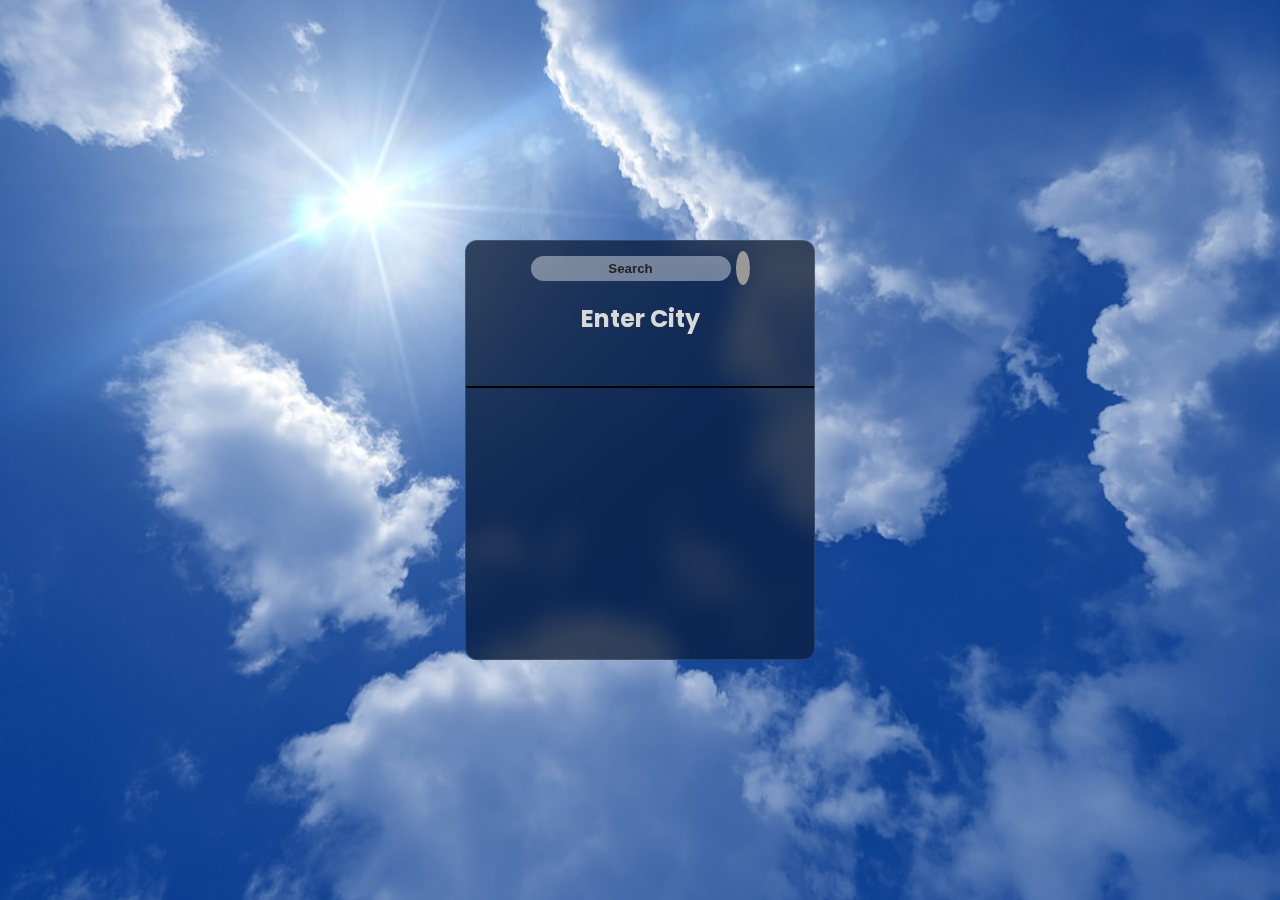
<file: Weather-app/index.html>
<!DOCTYPE html>
<html lang="en">
<head>
    <meta charset="UTF-8">
    <meta http-equiv="X-UA-Compatible" content="IE=edge">
    <meta name="viewport" content="width=device-width, initial-scale=1.0">
    <link rel="stylesheet" href="style.css">
    <link rel="shortcut icon" href="images/logo.png" type="image/x-icon">
    <link rel="stylesheet" href="https://pro.fontawesome.com/releases/v5.10.0/css/all.css" integrity="sha384-AYmEC3Yw5cVb3ZcuHtOA93w35dYTsvhLPVnYs9eStHfGJvOvKxVfELGroGkvsg+p" crossorigin="anonymous"/>
    <title>Weather App</title>
</head>
<body>
   <main>
    <div class="weathermain">
        <input type="text" placeholder="Search" id="input" spellcheck="false">
        <i class="fas fa-search"></i>
        <h2 id="city">Enter City</h2>
        <h2 class="temp"></h2>
        <p class="info"></p>
        <hr color="black">
        <div class="himidinfo">
        <p class="humidity"></p>
        <p class="wind"></p>
        </div>

    </div>
   </main>
    <script src="script.js"></script>
</body>
</html>
</file>
<file: adventus-clone/style.css>
body {
  background-color: #F5F5F5;
  overflow-x: hidden;
}

nav {
  background-color: #19AD4A;
  width: 100%;
  position: fixed !important;
  z-index: 100;
}

.nav-link, .navbar-brand {
  color: white !important;
}

.navbar-nav {
  margin-left: auto;
}

.contact {
  margin-top: 2px;
  margin-bottom: 100px;
  height: 300px;
  background-color: #19AD4A;
  display: -webkit-box;
  display: -ms-flexbox;
  display: flex;
  -webkit-box-pack: center;
      -ms-flex-pack: center;
          justify-content: center;
  -webkit-box-align: center;
      -ms-flex-align: center;
          align-items: center;
}

.contact h1 {
  position: absolute;
  margin-left: 100px;
  color: #FFFFFF;
  font-family: "DM Sans", DM Sans;
  font-size: 56px;
  font-weight: 500;
  line-height: 70px;
}

.contact .line {
  border-left: 1px solid white;
  height: 43px;
  position: absolute;
  left: 34px;
}

.contact .btns {
  display: -webkit-box;
  display: -ms-flexbox;
  display: flex;
  -webkit-box-pack: center;
      -ms-flex-pack: center;
          justify-content: center;
  -ms-flex-item-align: end;
      align-self: flex-end;
}

.contact .btns button {
  color: grey;
  padding: 20px;
  margin-right: 10px;
  border-radius: 0;
  background-color: #F5F5F5;
}

form {
  padding: 50px;
  background-color: white;
}

form input, form select, form textarea {
  background-color: #f5f5f5 !important;
}

.subbtn:hover {
  background-color: black;
  color: white;
}

.office {
  background-color: #293b4a;
  height: 700px;
  margin-top: 100px;
  margin-bottom: 200px;
}

.office .container {
  text-align: center;
}

.office .container h1 {
  color: white;
  text-align: start;
}

.office .container .country {
  color: white;
  border: 1px solid white;
  margin-left: 30px;
  margin-top: 10px;
  text-align: center;
  -webkit-transition: .3s;
  transition: .3s;
}

.office .container .country:hover {
  color: green;
  border: 1px solid green;
}

.office .container iframe {
  position: relative;
  top: 100px;
  left: -60px;
}

.footer-menu-col {
  margin-left: 50px;
  display: -ms-grid;
  display: grid;
  -ms-grid-columns: (350px)[4];
      grid-template-columns: repeat(4, 350px);
  color: black;
}

.footer-menu-col a {
  color: black;
  text-decoration: none;
}

.noactive {
  display: none;
}

.active {
  display: -webkit-box;
  display: -ms-flexbox;
  display: flex;
}

#career {
  background-color: #293b4a;
}
/*# sourceMappingURL=style.css.map */
</file>
<file: AmazonPage/style.css>
@import url('https://fonts.googleapis.com/css2?family=Poppins:ital,wght@0,200;1,200;1,300&display=swap');
*{
    margin: 0;
    padding: 0;
    box-sizing: border-box;
}
body{
    font-family: 'Poppins', sans-serif;
    transition: 3s;
}
nav{
    background-color: #232F3E;
    color: white;
    text-align: center;
}
p{
    font-weight: 500;
}
img{
    padding: 10px;
}
.watch{
   margin: 50px 80px;
   background: url(img/blue.png)no-repeat center/cover;
   height: 70vh;  
   width: 50vh; 
   float: left;
   transition: all .5s;
}
.pink{
    margin: 50px 80px;
    background: url(img/pink.png)no-repeat center/cover;
    height: 70vh;  
    width: 50vh; 
    float: left;
    transition: all .5s;
 }
 .black{
    margin: 50px 80px;
    background: url(img/black.png)no-repeat center/cover;
    height: 70vh;  
    width: 50vh; 
    float: left;
    transition: all .5s;
 }
 .red{
    margin: 50px 80px;
    background: url(img/red.png)no-repeat center/cover;
    height: 70vh;  
    width: 50vh; 
    float: left;
    transition: all .5s;
 }
 .purple{
    margin: 50px 80px;
    background: url(img/purple.png)no-repeat center/cover;
    height: 70vh;  
    width: 50vh; 
    float: left;
    transition: all .5s;
 }
h1{
    margin-top: 7%;
}
h2{
    margin: 2% 0 1% 0;
}
.selection{
    margin: 1% 0 1% 0;
}
.colours{
    display: flex;
}
.color1,.color2,.color3,.color4,.color5{
    width: 50px;
    height: 35px;
    background-color: #565681;    
    border-radius: 10px;
    margin-right: 10px;
}
.color2{
    background-color: #e9c7be;
}
.color3{
    background-color: #23211f;
}
.color4{
    background-color: #ca3d22;
}
.color5{
    background-color:  #8a5362;
}
#time,#heart{
    width: 7%;
    height: 25px;
    font-weight: bold;
    margin-bottom: 20px;
    background-color: rgba(128, 128, 128, 0.603);
}
.buy{
    width: 10%;
    height: 30px;
    font-weight: bold;
    font-size: 1em;
    background-color: burlywood;
}
.clocktime{
    position: relative;
    top: 45%;
    left: 28%;
    color: white;
    font-size: 1.6rem;
}
.heart{
    position: relative;
    top: 180px;
    left: 125px;
    transform: translate(-370px);
}
.fas{
    color: red;
    font-size: 4rem;
    animation: heartbeat 4s ease infinite;
    
}
.heartnum{
    color: wheat;
    position: relative;
    left: 15px;
    top: 7px;
}
@keyframes heartbeat {
    0%{
        transform: scale(1);
    }
    5%{
        transform: scale(1.25);
    }
    10%{
        transform: scale(1.25);
    }
    20%{
        transform: scale(1);
    }
    35%{
        transform: scale(1.25);
    }
    50% {
        transform:scale(1);
      }
      55% 
      {
        transform:scale(1.25);
      }
      70% 
      {
        transform:scale(1.25);
      }
}
.timeclick{
    transform: translate(-570px);
}
.heartclick{
    transform: translate(0);
    top: 150px;
}
@media (max-width: 700px){
   body{
       transition: 2s;
   }
    .watch,.pink,.black,.red,.purple{
        transform: translate(40px);
        background-position: center;
        margin: 0;
        overflow-x: hidden;
        float: none;
        height: 60vh;
        transition: .5s;
    }
    .clocktime{
        font-size: 1.4em;
    }
    .heart{
        top: 160px;
        left: 150px;
    }
    h1,p{
        transform: translateY(-40px);
        margin: 0;
    }
    p br{
        display: none;
    }
    #time,#heart{
        width: 120px;
        height: 50px;
        font-size: 1.2em;

    }
    .colours,button,.selection{
        transform: translateY(-40px);
    }
    h1,div,p,button,.selection{
        margin-left: 10px;
    }
    .buy{
        width: 250px;
        font-size: 2em;
        height: 50px;        
    }
    .selection{
        margin-top: 10px;
    }
    .color1,.color2,.color3,.color4,.color5{
        width: 80px;
        height: 50px;
        margin: 3px;
    }
}
</file>
<file: Analog-clock/style.css>
*{
    overflow: hidden;
    margin: 0;
    padding: 0;
  }
  html {
    background: linear-gradient(225deg, #988080, #b59898);
    font-family: 'helvetica neue';
    text-align: center;
  }

  body {
    margin: 0;
    padding: 0;
    display: flex;
    justify-content: center;
    align-items: center;
    min-height: 100vh;
    font-size: 1.3em;
    transition: 1s ease;
  }

  .clock {
    width: 350px;
    height: 350px;
    border-radius: 50%;
    padding: 1.5rem;
box-shadow:  -27px 27px 53px #897373,
           27px -27px 53px #c9a9a9;
           transition: 1s ease;

  }
  .clock.dark{
    box-shadow:  6px 6px 12px #2a2626,
    -6px -6px 12px #2c2828;
  }
.bxs-moon,.bx-sun{
position: absolute;
top: 35px;
right: 35px;
font-size: 1.5em;
padding: 5px;
cursor: pointer;
}
.bx-sun{
    color: #fff;
display: none;
}
.bx-sun.active{
    display: block;
}
.bxs-moon.none{
    display: none;
}

body.dark-mode{
background: #2b2727;
}
  .clock-face {
    position: relative;
    width: 100%;
    height: 100%;
    transform: translateY(-3px); /* account for the height of the clock hands */
  }
  .clock-face .number{
    --rotation: 0;
    position: absolute;
    width: 100%;
    height: 100%;
    text-align: center;
    transform: rotate(var(--rotation));
    font-weight: bold;
  }
  .number.color{
      color: #a19191;
  }
  .clock-face .number1{ --rotation: 30deg;}
  .clock-face .number2{ --rotation: 60deg;}
  .clock-face .number3{ --rotation: 90deg;}
  .clock-face .number4{ --rotation: 120deg;}
  .clock-face .number5{ --rotation: 150deg;}
  .clock-face .number6{ --rotation: 180deg;}
  .clock-face .number7{ --rotation: 210deg;}
  .clock-face .number8{ --rotation: 240deg;}
  .clock-face .number9{ --rotation: 270deg;}
  .clock-face .number10{ --rotation: 300deg;}
  .clock-face .number11{ --rotation: 330deg;}

  .hand {
    width: 40%;
    height: 6px;
    background: black;
    position: absolute;
    top: 50%;
    right: 50%;
    transform-origin: 100%;
    transform: rotate(90deg);
    border-radius: 50px;
  }
  .second-hand{
    height: 3px;
    width: 43%;
    background: red; 
  }
  .min-hand{
    height: 4px;
  }
  .clock-face::before{
    content: '';
    position: absolute;
    width: 25px;
    height: 25px;
    border-radius: 50%;
    top: 50%;
    transform: translate(-50%,-50%);
    background-color: #bdbdcb;
    z-index: 10;
  }
</file>
<file: Calculator/style.css>
@import url('https://fonts.googleapis.com/css2?family=Poppins:ital,wght@0,200;1,100&display=swap');
*{
    margin: 0;
    padding: 0;
    box-sizing: border-box;
}
body{
    background: linear-gradient(90deg, #ffefba, #ffffff);
    font-family: 'Poppins', sans-serif;
}
.main{
    display: flex;
    justify-content: center;
    align-items: center;
    height: 80vh;
}
.calculator{
    display: grid;
    grid-template-columns: repeat(4,65px);
    height: 50%;
    grid-gap: 2px;
    transition: 4s;
}
button{
    font-size: 1.7em;
    background-color: rgb(1, 1, 1, 1,0.1);
    color: #111;
    border-radius: 50px;
    text-align: center;
}
.func{
    background-color: rgb(181, 235, 227);
}
.equal{
   grid-row: span 2;
   background-color: rgba(245, 55, 55, 0.699);
}
.zero{
    grid-column: span 2;
 }
.input{
    display: flex;
    justify-content: center;
    align-items: center;
    flex-direction: column;
    transform: translateY(120px);
}
#text{
    width: 265px;
    height: 40px;
    text-align: right;
    font-size: 1.5em;
    color: black;
}
h1{
    margin-bottom: 10px;
}
</file>
<file: drumset/style.css>
body{
    background: url(br.jpg) no-repeat center ;
    overflow: hidden;
}
.container{
    display: flex;
    align-items: center;
    justify-content: center;
    min-height: 65vh;
    flex-wrap: wrap;
}
h1,h3{
    color: #fff;
    text-align: center;
    text-shadow: 2px 2px #878;
    font-family: 'Segoe UI', Tahoma, Geneva, Verdana, sans-serif;
    padding: 2px;
    box-shadow: 2px 2px 2px 2px rgb(1,1,1,0.4);
}
h2, h5{
    color: white;
    margin-right: 10px;
    text-align: center;
}
h5{
    color: yellow;
}
.container>div{
    width: 100px;
    height: 100px;
    text-align: center;
    margin-right: 20px;
    border: solid 1px black;
    box-shadow:  0 0 10px rgb(111,111,111);
    transition: 0.2s;
}
.add{
    width: 100px;
    height: 100px;
    text-align: center;
    margin-right: 10px;
    border: solid 1px black;
    background-color: yellowgreen;
    box-shadow: 0 0 20px  black inset;
    border-radius: 10px;
    scale: 1.1;
    transition: 0.4s;
    animation-name: box;
    animation-duration: 1s;
}
@keyframes box {
    0%{
        box-shadow: 0 0 100px white;
    }
    100%{
        box-shadow: 0 0 2000px blue ;
        letter-spacing: 5px;
    }
}
</file>
<file: Eninvited task/style.css>
:root{
    --bgColr: #F6F2FF;
    --texttop: #240D57;
    --snap: #E87BF8;
    --textColr:#828282;

}


*{
    margin:0;
    padding: 0;
    box-sizing: border-box;
}
body{
    background-color: #EDE5FF;
}
.toptext .firstText,.bottom{
    color: var(--texttop);
}
.toptext .middle{
    color: var(--snap);
}
.toptext h1{
    font-size: 50px;
}
.bottomnav p{
    font-size: 20px;
    margin: 10px;
}
.booking{
    display: flex;
    justify-content: center;
    align-items: center;
    flex-direction: column;
    width: 280px;
background: #fff;
filter: drop-shadow(0px 0px 17.6435px rgba(0, 0, 0, 0.05));
border-radius: 13.2326px;
}
.booking img{
    width: 280px;
}
@media only screen and (max-width: 600px) {
    .topnav{
        display: flex;
        justify-content: center;
        align-items: center;
        flex-direction: column;
        min-height: 40vh;
        text-align: center;
    }
    .bottomnav{
        width: 350px;
    }
}
</file>
<file: timesofindia/style.css>
@import url('https://fonts.googleapis.com/css2?family=Poppins:ital,wght@0,100;0,200;0,300;1,300&display=swap');
*{
    margin: 0;
    padding: 0;
    box-sizing: border-box;
}
body{
     scroll-behavior: smooth;
     transition: 0.5s ease all;
     overflow-x: hidden;
}

.navfirst{
    text-decoration: none;
    background-color: #1a1a1a;
    color: white;
    height: 30px;
}
.navfirst span{
    cursor: pointer;
}
.icons{
    position: absolute;
    top: 0;
    right: 40px;
    color: white;
    margin-top: 4px;
}
.bx{
    padding: 1px;
    background-color: white;
    color: rgb(1, 1,1,0.5);
    border-radius: 50%;
}
.bx:hover{
    color: #000;
}
.main-heading{
    text-align: center;
    font-size: 3em;
    color: white;
}
.mainhead{
    background-color: #000;
    height: 80px;
}
.heading-next{
    background-color: #be2819;
    color: white;
    font-size: 17px;
    position: sticky;
}

.heading-next>i{
    position: relative;
    left: 100px;
}

.heading-next>span{
    position: relative;
    left: 100px;
    font-weight: bold;
    transition: .6s;
    font-family: 'Poppins', sans-serif;
    font-size: .8em;
}

.heading-next>span:hover{
    background-color: white;
    color: #000;
    cursor: pointer;
}
.latest{
    background-color: white;
    color: #000;
}
.bx-home{
    padding: 0;
    background-color: #be2819;
    color: white;
    transform: translateY(1px);
    cursor: pointer;
}
.bx-search-alt-2{
    padding: 0;
    background-color: #be2819;
    color: white;
    transform: translate(400px,1px);
    cursor: pointer;
}
.wrapper{
    position: relative;
    margin-left: 100px;
    max-width: 1000px;
}
.leftsec{
    width: 650px;
    float: left;
    margin-top: 5px;
}
.image{
float: left;
}
h4{
    font-weight: bold;
    font-family: Arial, Helvetica, sans-serif;
}
.rightsec{
transform: translate(70px,-10px); 
}
.rightsec span{
    padding: 0 20px 10px 0;
    background-color:#bababa;
    text-align: center;
    cursor: pointer;
}
.rightsec span:hover{
    background-color: #000;
    color: white;
}
.national{
    margin-top: 15px;
}
.national>p{
    margin: 10px;
}
.story:after{
    position: absolute;
    content: "";
    height: 1px;
    background-color: #111;
    width: 8%;
    margin: 5px;
}
.story:before{
    position: absolute;
    content: "";
    height: 1px;
    background-color: #111;
    width: 8%;
    margin: 5px;
    right: 26%;
}
.imgs{
    margin-top: 5px;
}
.right1{
    display: flex;
    margin: 7px;
}
.red{
    height: 2px;
    background-color: red;
    transform: translateY(50px);
}
#footer{
    background-color: #111;
    transform: translateY(50px);
    font-family: 'Poppins', sans-serif;
        color: white;
    display: grid;
    grid-template-columns: repeat(2,700px);
    height: 630px;
}
.footerleft{
    padding: 10px 0 0 50px;
    font-size: .7em;
    text-transform: uppercase;
}
.listitems{
    display: grid;
    grid-template-columns: repeat(3,200px);
    margin-top: 10px;
}
.listitems a{
    margin-top: 5px;
    text-decoration: none;
    color: white;
    list-style: none;
    font-size: .9em;
}
.footertitle{
    font-size: 1.1em;
    padding-top: 25px;
    text-transform: uppercase;
}
.footerright .footertitle{
    font-size: .7em;
    margin-top: 0;
    padding-top: 10px;
}
.rightlist{
    font-size: .7em;
    margin-top: 5px;
    text-transform: uppercase;
}
.rightlist a{
    margin-top: 5px;
}
.footertitler8{
    font-size: .78em;
    margin-top: 25px;
}
.footerleft p:after,.footerright p:after{
    position: absolute;
    content: "";
    height: 2px;
    background-color: #242424;
    width: 30%;
    margin: 5px;
    } 
    .footerleft p::before,.footerright p::before{
        position: absolute;
        content: "";
        height: 2px;
        background-color: #242424;
        width: 1%;
        margin: 5px;
        transform: translate(-20px);
        } 

        .listitems a:hover{
          opacity: .5;
          transition: .2s;
        }
        .footerleft p::before,.footerright p::before{
            position: absolute;
            content: "";
            height: 2px;
            background-color: #242424;
            width: 1%;
            margin: 5px;
            transform: translate(-20px);
            } 
            .wrapper h1:after{
                position: absolute;
                content: "";
                height: 2px;
                background-color: #242424;
                width: 105%;
                margin: 5px;
                top: 35px;
                left: -4px;
            }
.copy{
    font-size: 12px;
    line-height: 1.4;
    color: #ccc;
    text-align: center;
    transform: translate(10px, 15px);
}
.copy a{
    color: #666;
    text-decoration: none;
}
@media  (max-width: 900px) {
    html{
        overflow-x: hidden;

    }
    .wrapper{
        overflow-x: hidden;

    }
    body{
        overflow-x: hidden;
        width: 100vh;
    }
    .leftsec{
        float: none;
    }
    .wrapper{
        margin-left: 20px;
    }
    .rightsec{
        transform: none;
        margin-top: 10px;
    }
    .story{
        margin: 5px;
    }
    .story:before{
        left: 225px;
    }
    .heading-next>i {
        position: relative;
        left: 2px;
    }
    .bx-search-alt-2{
        transform: none;
        float: right;
        margin: 3px 20px 0 0;
    }
    .heading-next>span {
        position: relative;
        left: 2px;
    }
    .heading-next{
       margin-bottom: 10px;
       font-size: 13px;
    }
    .icons{
        position: static;
        float: right;
        transform: translate(-10px,-30px);
    }
    .listitems{
        display: grid;
        grid-template-columns: repeat(2,200px);
        margin-top: 10px;
    }
    #footer{
        display: grid;
        grid-template-columns: repeat(2,420px);
        font-size: .7em;
        height: 680px;
    }
    .main-heading{
        transform: translate(70px)
    }
}
</file>
<file: Todolist/style.css>
@import url('https://fonts.googleapis.com/css2?family=Hind+Siliguri:wght@300&display=swap');
* {
    box-sizing: border-box;
    margin: 0;
    padding: 0;
}
body{
    background: linear-gradient(90deg, #ffd89b, #19547b);
    font-family: 'Hind Siliguri', sans-serif;
    animation: colors 5s linear infinite backwards;
}
@keyframes colors {
    0% {
        background: linear-gradient(90deg, #ffd89b, #19547b);
    }
    25% {
        background: linear-gradient(90deg, #948e99, #2e1437)
    }
    50% {
        background: linear-gradient(90deg, #fc00ff, #00dbde);
    }
    100% {
        background: linear-gradient(90deg, #f1f2b5, #135058);
    }
}
h1 {
    text-align: center;
    margin: 20px;
}
.clearbtn {
    width: 100%;
    text-align: center;
}
.clear {
    width: 10%;
    background-color: powderblue;
}
ul {
    list-style: none;
    margin: 20px;
    padding: 25px 50px;
    border: 2px solid wheat;
    border-bottom-left-radius: 60px;
    border-bottom-right-radius: 60px;
    width: 600px;
    min-height: 300px;
    display: flex;
    flex-direction: column;
}
li {
    padding: 7px;
    width: 500px;
    margin-top: 5px;
    font-size: 1.5em;
    height: 50px;
    background-color: burlywood;
    border-radius: 30px;
    font-weight: 500;
    text-transform: capitalize;
}

.copy {
    text-align: end;
    position: relative;
    right: 50px;
    bottom: -25px;
    font-weight: bold;
    color: whitesmoke;
    text-shadow: 2px 2px 8px #111111;
}

button {
    width: 15%;
    font-size: 1.5em;
    margin-top: 10px;
    justify-content: center;
    border-radius: 50px;
    border: 1px solid #111;
    margin-right: 5px;
    background-color: #E9967A;
}

.buttons {
    display: flex;
    justify-content: center;
    align-items: center;
}

#input-text{
    transform: translate(40vw);
    width: 20%;
    height: 40px;
    margin: 5px 0 5px 0;
    font-size: 1em;
    border-radius: 20px;
    text-align: center;
    border: solid 1px pink;
    outline: none;
}
.itemlist {
    display: flex;
    justify-content: center;
    align-items: center;
}

.fas,.far {
    float: right;
    padding: 5px;
    cursor: pointer;
}

.fas:hover, .far:hover {
    background-color: rgb(1, 1, 1, 0.3);
    box-shadow: 0 0 10px rgba(121, 132, 247, 0.4);
    border-radius: 50%;
}
.fa-plus-circle{
    float: none;
    transform: translate(40vw,7px);
    font-size: 2em;
    color: whitesmoke;
}
li>i {
    font-size: 1em;
    background: none;
    border: none;
    color: #111111;
    float: right;
}

.delete {
    transform: translateY(95px) rotateZ(45deg);
    opacity: 0;
    transition: .5s;
}
.strike {
    text-decoration: line-through;
    background-color: coral;
    color: brown;
    font-weight: 500;
    transition: .5s;
}


@media (max-width: 700px) {
    button {
        width: 35%;
        height: 30px;
        font-size: 1em;
    }
    ul {
        width: 400px;
        display: flex;
        align-items: center;
    }
    .clear {
        width: 20%;
    }
    .copy {
        bottom: -130px;
        right: 10px;
    }
    #input-text {
        width: 50%;
        transform: translate(25vw);
    }
    .fa-plus-circle{
        float: none;
        transform: translate(25vw,7px);
        font-size: 2em;
        color: whitesmoke;   
    }
    li {
        width: 350px;
    }
}
</file>
<file: Weather-app/style.css>
@import url('https://fonts.googleapis.com/css2?family=Poppins:ital,wght@0,400;1,200;1,300&display=swap');
*{
    margin: 0;
    padding: 0;
    box-sizing: border-box;
}
main{
    display: flex;
    justify-content: center;
    align-items: center;
    min-height: 100vh;
    background: url(images/clear.jpg) no-repeat center;
    text-transform: capitalize;
    font-family: 'Poppins', sans-serif;
}
.weathermain{
    width: 350px;
    height: 420px;
    backdrop-filter: blur(13px) saturate(180%);
    -webkit-backdrop-filter: blur(16px) saturate(180%);
    background-color: rgba(17, 25, 40, 0.75);
    border-radius: 12px;
    border: 1px solid rgba(255, 255, 255, 0.125);
    text-align: center;
}
input[type=text]{
    border-radius: 50px;
    margin: 15px 5px 0 0;
    width: 200px;
    height: 25px;
    text-align: center;
    border: none;
    background: rgba(255,255,255, 0.4);
    font-weight: bold;
}
input::placeholder{
    color: #222;
    font-size: 1em;
}
input[type=text]:focus{
    border: 1px solid #111;
    outline: none;
}
.fa-search{
    padding: 7px;
    cursor: pointer;
    background-color: #999;
    border-radius: 50%;
    font-size: .9em;
}
.weathermain #city{
    margin-top: 20px;
    font-size: 1.5em;
    color: #d9dad7;
}
.weathermain .temp{
    font-size: 5em;
    color: #faf5e4;
}
.weathermain .info{
    margin: 5px 0 50px 0;
    font-size: 1.3em;
    font-weight: bold;
    color: bisque;
}
.himidinfo{
    text-align: start;
    margin: 20px 0 0 20px;
    font-size: 20px;
    color: #a8e6cf;
}
</file>
